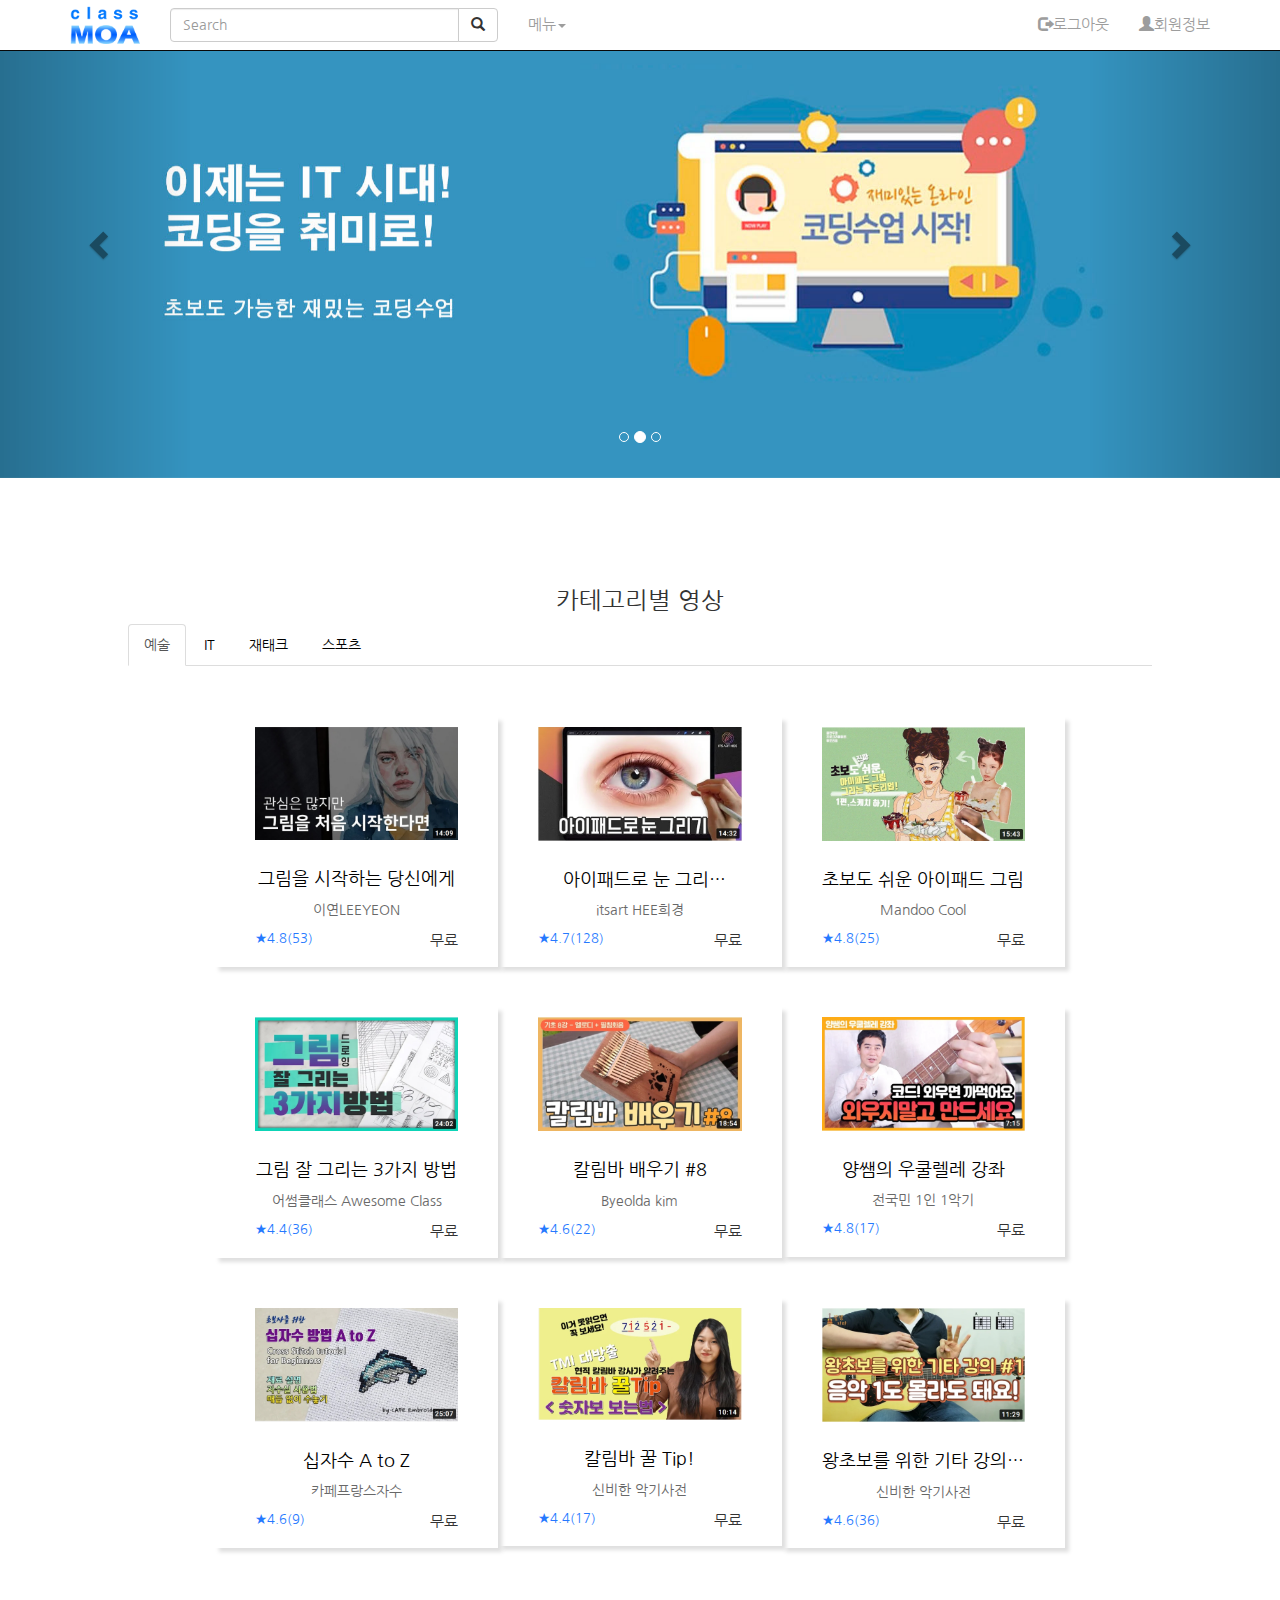
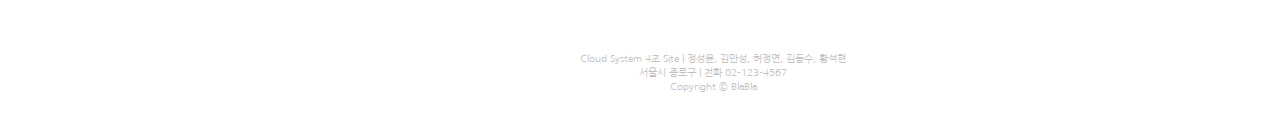
<file: index_auth.html>
<!DOCTYPE html>
<html>
<head>
    <title>Main_Auth_Page</title>
    <meta charset="utf-8">
    <meta name="viewport" content="width=device-width, initial-scale=1">
    <!-- Google WEB Font URL : https://fonts.google.com/?subset=korean&selection.family=Nanum+Gothic -->
    <!-- Nanum 고딕체중 마음에 드는거 선택 후 해당 링크를 HTML 코드에 삽입 -->
    <link href="https://fonts.googleapis.com/css2?family=Nanum+Gothic:wght@700&display=swap" rel="stylesheet">
    <link rel="stylesheet" href="https://maxcdn.bootstrapcdn.com/bootstrap/3.4.1/css/bootstrap.min.css">
    <link rel="stylesheet" href="./in-style.css">
    <script src="https://ajax.googleapis.com/ajax/libs/jquery/3.4.1/jquery.min.js"></script>
    <script src="https://maxcdn.bootstrapcdn.com/bootstrap/3.4.1/js/bootstrap.min.js"></script>
    
    <style>
    .navbar {
        font-size: 15px;
        margin-bottom: 0;
        border-radius: 0;
        background-color: white;
    }
    .navbar-brand {
     padding-top:6px;
    }
    .carousel-inner > .item > img {
        width:2000px;
        height:960px;
    }
    .modal-content {
        font-size: 15px; 
        margin: 0;
        padding: 0;
    }
    .col-sm-4 {
        text-align: center;
        padding: 10px 40px;
        box-shadow:4px 4px 4px  #dfdfdf;
    }
    </style>
</head>

<body style="font-family: 'Nanum Gothic', sans-serif;">
    <!-- Navigation Bar Container -->
    <div class="container">
        <div class="row">
            <div class="col-sm-12">   
                <nav class="navbar navbar-inverse navbar-fixed-top">
                    <div class="container">
                        <a class="navbar-brand" href="../index_auth.html"><img src="./images/logo1.png" width="70"></a>
                        <div class="navbar-header">
                            <button type="button" class="navbar-toggle" data-toggle="collapse" data-target="#MyNav">
                            <span class="icon-bar"></span>
                            <span class="icon-bar"></span>
                            <span class="icon-bar"></span>                        
                            </button>
                        </div>
                        <div class="collapse navbar-collapse" id="MyNav">
                            <ul class="nav navbar-nav">
                                <form class="navbar-form navbar-left" action="#">
                                    <div class="input-group">
                                        <input type="text" class="form-control" placeholder="Search">
                                        <div class="input-group-btn">
                                            <button class="btn btn-default" type="submit">
                                            <i class="glyphicon glyphicon-search"></i>
                                            </button>
                                        </div>
                                    </div>
                                </form>

                                <li class="dropdown">
                                    <a  id="menu" class="dropdown-toggle" data-toggle="dropdown" href="#">메뉴<span class="caret"></span></a>
                                    <ul class="dropdown-menu">
                                        <li><a href="./php/board.php">게시판</a></li>
                                        <li><a href="./sub.html">과목영상</a></li>
                                    </ul>
                                </li>
                            </ul>

                            <ul class="nav navbar-nav navbar-right">
                                <li><a id="login_button" href="./php/logout.php"><span class="glyphicon glyphicon-log-out"></span>로그아웃</a></li>
                                <li><a id="signup_button" href="./php/information.php"><span class="glyphicon glyphicon-user"></span>회원정보</a></li>
                            </ul>
                        </div>
                    </div>
                </nav>
            </div>
        </div>
    </div>

    <!-- Carousel Container --> 
    <!--<div class="container-fluid">-->
    <div id="myCarousel" class="carousel slide" data-ride="carousel">
        <ol class="carousel-indicators">
            <li data-target="#myCarousel" data-slide-to="0"></li>
            <li data-target="#myCarousel" data-slide-to="1" class="active"></li>
            <li data-target="#myCarousel" data-slide-to="2"></li>
        </ol>

        <div class="carousel-inner">
            <div class="item">
                <img src="./images/carousel-1.jpg" alt="Finance">
                <div class="carousel-caption">
                </div>
            </div>

            <div class="item active">
                <img src="./images/carousel-2.jpg" alt="IT">
                <div class="carousel-caption">
                </div>
            </div>

            <div class="item">
                <img src="./images/carousel-3.jpg" alt="Hobby">
                <div class="carousel-caption">
                </div>
            </div>
        </div>
        
        <a class="left carousel-control" href="#myCarousel" data-slide="prev">
            <span class="glyphicon glyphicon-chevron-left"></span>
            <span class="sr-only">이전</span>
        </a>

        <a class="right carousel-control" href="#myCarousel" data-slide="next">
            <span class="glyphicon glyphicon-chevron-right"></span>
            <span class="sr-only">다음</span> 
        </a>
    </div>

    <!-- Main Content (Collapse) -->
    <div id="category" class="container-1 text-center">
    <h3>카테고리별 영상</h3>
    <div id="myCategory" class="carousel slide" data-ride="carousel">
        <ul class="nav nav-tabs">
            <li class="active"><a data-toggle="tab" href="#ART">예술</a></li>
            <li><a data-toggle="tab" href="#IT">IT</a></li>
            <li><a data-toggle="tab" href="#FINANCE">재태크</a></li>
            <li><a data-toggle="tab" href="#SPORTS">스포츠</a></li>
        </ul>

        <div class="tab-content">
        <!-- [PART1] ART -->
        <div id="ART" class="container-2 tab-pane fade in active">
            <div class="row">
                <div class="col-sm-4">
                    <a href="https://www.youtube.com/watch?v=O5t58YcTy_Y" target="blank" >
                        <img src="./images/art_1.jpg" alt="art1" width="250" height="150" >
                    </a>
                    <br>
                    <div id="STORE1" class="collapse collapse in">
                        <h4 class="text-center">
                            <a href="https://www.youtube.com/watch?v=O5t58YcTy_Y" target="blank" > 
                                <div class="target">그림을 시작하는 당신에게 </div></a>
                        </h4>
                        <p style="color:#686868; ">이연LEEYEON</p>
                        <div class="price">
                            <span style="font-size:13px; color:#2579ff; float: left; ">★4.8(53)</span> 
                            <span style="font-size:15px; float:right;">무료</span>
                        </div>  
                    </div>
                </div>
                
                <div class="col-sm-4">
                    <a href="https://www.youtube.com/watch?v=MI-j4LBDwTU" target="blank" >
                        <img src="./images/art_2.jpg" alt="art2" width="250" height="150" >
                    </a>
                    <br>
                    <div id="STORE2" class="collapse collapse in">
                        <h4 class="text-center">
                            <a href="https://www.youtube.com/watch?v=MI-j4LBDwTU" target="blank" >
                                <div class="target">&nbsp&nbsp&nbsp&nbsp&nbsp아이패드로 눈 그리기&nbsp&nbsp&nbsp&nbsp&nbsp</div></a>
                        </h4>
                        <p style="color:#686868;">itsart HEE희경</p>
                        <div class="price">
                            <span style="font-size:13px; color:#2579ff; float: left; ">★4.7(128)</span>
                            <span style="font-size:15px; float:right;">무료</span>
                        </div>  
                    </div>
                </div>
        
                <div class="col-sm-4">
                    <a href="https://www.youtube.com/watch?v=9a_9l3XWX6s" target="blank" >
                        <img src="./images/art_3.jpg" alt="STORE_3" width="250" height="150">
                    </a>
                    <br>
                    <div id="STORE3" class="collapse collapse in">
                        <h4 class="text-center">
                            <a href="https://www.youtube.com/watch?v=9a_9l3XWX6s"target="blank" >
                                <div class="target">초보도 쉬운 아이패드 그림</div></a>
                        </h4>
                        <p style="color:#686868;">Mandoo Cool</p>
                        <div class="price">
                            <span style="font-size:13px; color:#2579ff; float: left; ">★4.8(25)</span>
                            <span style="font-size:15px; float:right;">무료</span>
                        </div>  
                    </div>
                </div>
            </div>
            <br><br>
        
            <div class="row">
                <div class="col-sm-4">
                    <a href="https://www.youtube.com/watch?v=xFbzg-zZBmc"  target="blank">
                        <img src="./images/art_4.jpg" alt="STORE_4" width="250" height="150" >
                    </a>
                    <br>
                    <div id="STORE4" class="collapse collapse in">
                        <h4 class="text-center">
                            <a href="https://www.youtube.com/watch?v=xFbzg-zZBmc"  target="blank">
                                <div class="target">그림 잘 그리는 3가지 방법</div></a>
                        </h4>
                        <p style="color:#686868;">어썸클래스 Awesome Class</p>
                        <div class="price">
                            <span style="font-size:13px; color:#2579ff; float: left; ">★4.4(36)</span> 
                            <span style="font-size:15px; float:right;">무료</span>
                        </div>
                    </div>
                </div>
        
                <div class="col-sm-4">
                    <a href="https://www.youtube.com/watch?v=cUdzffqmyGU" target="blank" >
                        <img src="./images/art_5.jpg" alt="STORE_5" width="250" height="150">
                    </a>
                    <br>
                    <div id="STORE5" class="collapse collapse in">
                        <h4 class="text-center">
                            <a href="https://www.youtube.com/watch?v=cUdzffqmyGU" target="blank" >
                                <div class="target">칼림바 배우기 #8</div></a>
                        </h4>
                        <p style="color:#686868;">Byeolda kim</p>
                        <div class="price">
                            <span style="font-size:13px; color:#2579ff; float: left; ">★4.6(22)</span> 
                            <span style="font-size:15px; float:right;">무료</span>
                        </div>
                    </div>
                </div>
        
                <div class="col-sm-4">
                    <a href="https://www.youtube.com/watch?v=3oC7l7aa_qo" target="blank" >
                        <img src="./images/art_6.jpg" alt="STORE_6" width="250" height="150">
                    </a>
                    <br>
                    <div id="STORE6" class="collapse collapse in">
                        <h4 class="text-center">
                            <a href="https://www.youtube.com/watch?v=3oC7l7aa_qo" target="blank" >
                                <div class="target">양쌤의 우쿨렐레 강좌</div></a>
                        </h4>
                        <p style="color:#686868;">전국민 1인 1악기</p>
                        <div class="price">
                            <span style="font-size:13px; color:#2579ff; float: left; ">★4.8(17)</span> 
                            <span style="font-size:15px; float:right;">무료</span>
                        </div>
                    </div>
                </div>
            </div>
            <br><br>
        
            <div class="row">
                <div class="col-sm-4">
                    <a href="https://www.youtube.com/watch?v=lZxt8JSr8jQ" target="blank" >
                        <img src="./images/art_7.jpg" alt="STORE_7" width="250" height="150">
                    </a>
                    <br>
                    <div id="STORE7" class="collapse collapse in">
                        <h4 class="text-center">
                            <a href="https://www.youtube.com/watch?v=lZxt8JSr8jQ" target="blank" >
                                <div class="target">십자수 A to Z</div></a>
                        </h4>
                        <p style="color:#686868;">카페프랑스자수</p>
                        <div class="price">
                            <span style="font-size:13px; color:#2579ff; float: left; ">★4.6(9)</span>
                            <span style="font-size:15px; float:right;">무료</span>
                        </div>
                    </div>
                </div>
        
                <div class="col-sm-4">
                    <a href="https://www.youtube.com/watch?v=bT81IClb6PY"  target="blank" >
                        <img src="./images/art_8.jpg" alt="STORE_8" width="250" height="150">
                    </a>
                    <br>
                    <div id="STORE8" class="collapse collapse in">
                        <h4 class="text-center">
                            <a href="https://www.youtube.com/watch?v=bT81IClb6PY"  target="blank" >
                                <div class="target">칼림바 꿀 Tip!</div></a>
                        </h4>
                        <p style="color:#686868;">신비한 악기사전</p>
                        <div class="price">
                            <span style="font-size:13px; color:#2579ff; float: left; ">★4.4(17)</span> 
                            <span style="font-size:15px; float:right;">무료</span>
                        </div>
                    </div>
                </div>
        
                <div class="col-sm-4">
                    <a href="https://www.youtube.com/watch?v=cUdzffqmyGU" target="blank">
                        <img src="./images/art_9.jpg" alt="STORE_9" width="250" height="150">
                    </a>
                    <br>
                    <div id="STORE9" class="collapse collapse in">
                        <h4 class="text-center">
                            <a href="https://www.youtube.com/watch?v=cUdzffqmyGU" target="blank">
                                <div class="target">왕초보를 위한 기타 강의 #1</div></a>
                        </h4>
                        <p style="color:#686868;">신비한 악기사전</p>
                        <div class="price">
                            <span style="font-size:13px; color:#2579ff; float: left; ">★4.6(36)</span> 
                            <span style="font-size:15px; float:right;">무료</span>
                        </div>
                    </div>
                </div>        
            </div>
        </div>
        
        <!-- [PART2] IT -->
        <div id="IT" class="container-2 tab-pane fade" >
            <div class="row" >
                <div class="col-sm-4">
                    <a href="https://www.youtube.com/watch?v=kWiCuklohdY" target="blank">
                        <img src="./images/i1.PNG" alt="i1" width="250" height="150" >
                    </a>
                    <br>
                    <div id="it1" class="collapse collapse in">
                        <h4 class="text-center">
                            <a href="https://www.youtube.com/watch?v=O5t58YcTy_Y" target="blank" >
                                <div class="target">파이썬(기본)</div></a>
                        </h4>
                        <p style="color:#686868; ">Python</p>
                        <div class="price">
                            <span style="font-size:13px; color:#2579ff; float: left; ">★3.5(21)</span> 
                            <span style="font-size:15px; float:right;">무료</span>
                        </div>  
                    </div>
                </div>
    
                <div class="col-sm-4">
                    <a href="https://www.youtube.com/watch?v=dh4hdtZ00EU" target="blank" >
                        <img src="./images/i2.PNG" alt="i2" width="250" height="150" >
                    </a>
                    <br>
                    <div id="it2" class="collapse collapse in">
                        <h4 class="text-center">
                            <a href="https://www.youtube.com/watch?v=dh4hdtZ00EU" target="blank" >
                                <div class="target">C언어기초(1강)</div></a>
                        </h4>
                        <p style="color:#686868;">C언어</p>
                        <div class="price">
                            <span style="font-size:13px; color:#2579ff; float: left; ">★2.5(8)</span>
                            <span style="font-size:15px; float:right;">무료</span>
                        </div>  
                    </div>
                </div>
    
                <div class="col-sm-4">
                    <a href="https://www.youtube.com/watch?v=wjLwmWyItWI"target="blank" >
                        <img src="./images/i3.PNG" alt="i3" width="250" height="150">
                    </a>
                    <br>
                    <div id="it3" class="collapse collapse in">
                        <h4 class="text-center">
                            <a href="https://www.youtube.com/watch?v=wjLwmWyItWI"target="blank" >
                                <div class="target">자바기초(1강)</div></a>
                        </h4>
                        <p style="color:#686868;">JAVA</p>
                        <div class="price">
                            <span style="font-size:13px; color:#2579ff; float: left; ">★4.5(21)</span>
                            <span style="font-size:15px; float:right;">무료</span>
                        </div>  
                    </div>
                </div>
            </div>
            <br><br>
    
            <div class="row">
                <div class="col-sm-4">
                    <a href="https://www.youtube.com/watch?v=JoAdRwJi-GI" target="blank" >
                        <img src="./images/i4.PNG" alt="i4" width="250" height="150" >
                    </a>
                    <br>
                    <div id="it4" class="collapse collapse in">
                        <h4 class="text-center">
                            <a href="https://www.youtube.com/watch?v=JoAdRwJi-GI" target="blank" >
                                <div class="target">C++(특강)</div></a>
                        </h4>
                        <p style="color:#686868;">C++</p>
                        <div class="price">
                            <span style="font-size:13px; color:#2579ff; float: left; ">★2.5(13)</span> 
                            <span style="font-size:15px; float:right;">무료</span>
                        </div>  
                    </div>
                </div>
    
                <div class="col-sm-4">
                    <a href="https://www.youtube.com/watch?v=q6fPjQAzll8" target="blank" >
                        <img src="./images/i5.PNG" alt="i5" width="250" height="150" >
                    </a>
                    <br>
                    <div id="it5" class="collapse collapse in">
                        <h4 class="text-center">
                            <a href="https://www.youtube.com/watch?v=q6fPjQAzll8" target="blank" >
                                <div class="target">C언어기초(입문)</div></a>
                        </h4>
                        <p style="color:#686868;">C언어</p>
                        <div class="price">
                            <span style="font-size:13px; color:#2579ff; float: left; ">★2.0(9)</span>
                            <span style="font-size:15px; float:right;">무료</span>
                        </div>  
                    </div>
                </div>
    
                <div class="col-sm-4">
                    <a href="https://www.youtube.com/watch?v=8vjgx7joCqg"target="blank" >
                        <img src="./images/i6.PNG" alt="i6" width="250" height="150">
                    </a>
                    <br>
                    <div id="it6" class="collapse collapse in">
                        <h4 class="text-center">
                            <a href="https://www.youtube.com/watch?v=8vjgx7joCqg"target="blank" >
                                <div class="target">파이썬(Live)</div></a>
                        </h4>
                        <p style="color:#686868;">Python</p>
                        <div class="price">
                            <span style="font-size:13px; color:#2579ff; float: left; ">★3.5(17)</span>
                            <span style="font-size:15px; float:right;">무료</span>
                        </div>  
                    </div>
                </div>
            </div>
            <br><br>
            
            <div class="row">
                <div class="col-sm-4">
                    <a href="https://www.youtube.com/watch?v=3R6vFdb7YI4" target="blank" >
                        <img src="./images/i7.PNG" alt="i7" width="250" height="150" >
                    </a>
                    <br>
                    <div id="it7" class="collapse collapse in">
                        <h4 class="text-center">
                            <a href="https://www.youtube.com/watch?v=3R6vFdb7YI4" target="blank" >
                                <div class="target">파이썬(2강)</div></a>
                        </h4>
                        <p style="color:#686868; ">Python</p>
                        <div class="price">
                            <span style="font-size:13px; color:#2579ff; float: left; ">★3.5(20)</span> 
                            <span style="font-size:15px; float:right;">무료</span>
                        </div>  
                    </div>
                </div>
    
                <div class="col-sm-4">
                    <a href="https://www.youtube.com/watch?v=M6kQTpIqpLs" target="blank" >
                        <img src="./images/i8.PNG" alt="i8" width="250" height="150" >
                    </a>
                    <br>
                    <div id="it8" class="collapse collapse in">
                        <h4 class="text-center">
                            <a href="https://www.youtube.com/watch?v=M6kQTpIqpLs" target="blank" >
                                <div class="target">파이썬(속성)</div></a>
                        </h4>
                        <p style="color:#686868;">Python</p>
                        <div class="price">
                            <span style="font-size:13px; color:#2579ff; float: left; ">★3.0(24)</span>
                            <span style="font-size:15px; float:right;">무료</span>
                        </div>  
                    </div>
                </div>
    
                <div class="col-sm-4">
                    <a href="https://www.youtube.com/watch?v=iGdQHi_wL1Y"target="blank" >
                        <img src="./images/i9.PNG" alt="i9" width="250" height="150">
                    </a>
                    <br>
                    <div id="it9" class="collapse collapse in">
                        <h4 class="text-center">
                            <a href="https://www.youtube.com/watch?v=iGdQHi_wL1Y"target="blank" >
                                <div class="target">ROS(기본)</div></a>
                        </h4>
                        <p style="color:#686868;">ROS</p>
                        <div class="price">
                            <span style="font-size:13px; color:#2579ff; float: left; ">★2.5(3)</span>
                            <span style="font-size:15px; float:right;">무료</span>
                        </div>  
                    </div>
                </div>
            </div>
        </div>
        
        <!-- [PART3] FINANCE -->
        <div id="FINANCE" class="container-2 tab-pane fade" >
            <div class="row" >
                <div class="col-sm-4">
                    <a href="https://www.youtube.com/watch?v=iYU8C3TEzgw" target="blank">
                        <img src="./images/t1.PNG" alt="t1" width="250" height="150" >
                    </a>
                    <br>
                    <div id="tc1" class="collapse collapse in">
                        <h4 class="text-center">
                            <a href="https://www.youtube.com/watch?v=iYU8C3TEzgw" target="blank" >
                                <div class="target">재택부업</div></a>
                        </h4>
                        <p style="color:#686868; ">절약왕</p>
                        <div class="price">
                            <span style="font-size:13px; color:#2579ff; float: left; ">★3.5(11)</span> 
                            <span style="font-size:15px; float:right;">무료</span>
                        </div>  
                    </div>
                </div>
    
                <div class="col-sm-4">
                    <a href="https://www.youtube.com/watch?v=sGG2MVlUO_E" target="blank" >
                        <img src="./images/t2.PNG" alt="t2" width="250" height="150" >
                    </a>
                    <br>
                    <div id="tc2" class="collapse collapse in">
                        <h4 class="text-center">
                            <a href="https://www.youtube.com/watch?v=sGG2MVlUO_E" target="blank" >
                                <div class="target">주식투자</div></a>
                        </h4>
                        <p style="color:#686868;">절약왕</p>
                        <div class="price">
                            <span style="font-size:13px; color:#2579ff; float: left; ">★3.5(12)</span>
                            <span style="font-size:15px; float:right;">무료</span>
                        </div>  
                    </div>
                </div>
    
                <div class="col-sm-4">
                    <a href="https://www.youtube.com/watch?v=kD83kESHago"target="blank" >
                        <img src="./images/t3.PNG" alt="t3" width="250" height="150">
                    </a>
                    <br>
                    <div id="tc3" class="collapse collapse in">
                        <h4 class="text-center">
                            <a href="https://www.youtube.com/watch?v=kD83kESHago"target="blank" >
                                <div class="target">재택부업</div></a>
                        </h4>
                        <p style="color:#686868;">절약왕</p>
                        <div class="price">
                            <span style="font-size:13px; color:#2579ff; float: left; ">★2.5(11)</span>
                            <span style="font-size:15px; float:right;">무료</span>
                        </div>  
                    </div>
                </div>
            </div>
            <br><br>
    
            <div class="row">
                <div class="col-sm-4">
                    <a href="https://www.youtube.com/watch?v=hvf-x0h6hWg" target="blank" >
                        <img src="./images/t4.PNG" alt="t4" width="250" height="150" >
                    </a>
                    <br>
                    <div id="tc4" class="collapse collapse in">
                        <h4 class="text-center">
                            <a href="https://www.youtube.com/watch?v=hvf-x0h6hWg" target="blank" >
                                <div class="target">월급관리</div></a>
                        </h4>
                        <p style="color:#686868;">절약왕</p>
                        <div class="price">
                            <span style="font-size:13px; color:#2579ff; float: left; ">★3.0(23)</span> 
                            <span style="font-size:15px; float:right;">무료</span>
                        </div>  
                    </div>
                </div>
    
                <div class="col-sm-4">
                    <a href="https://www.youtube.com/watch?v=zD6oMCCsQGk" target="blank" >
                        <img src="./images/t5.PNG" alt="t5" width="250" height="150" >
                    </a>
                    <br>
                    <div id="tc5" class="collapse collapse in">
                        <h4 class="text-center">
                            <a href="https://www.youtube.com/watch?v=zD6oMCCsQGk" target="blank" >
                                <div class="target">직장인투잡</div></a>
                        </h4>
                        <p style="color:#686868;">절약왕</p>
                        <div class="price">
                            <span style="font-size:13px; color:#2579ff; float: left; ">★2.5(12)</span>
                            <span style="font-size:15px; float:right;">무료</span>
                        </div>  
                    </div>
                </div>
    
                <div class="col-sm-4">
                    <a href="https://www.youtube.com/watch?v=qb4zBKHwdQ0"target="blank" >
                        <img src="./images/t6.PNG" alt="t6" width="250" height="150">
                    </a>
                    <br>
                    <div id="tc6" class="collapse collapse in">
                        <h4 class="text-center">
                            <a href="https://www.youtube.com/watch?v=qb4zBKHwdQ0"target="blank" >
                                <div class="target">직장인투잡</div></a>
                        </h4>
                        <p style="color:#686868;">절약왕</p>
                        <div class="price">
                            <span style="font-size:13px; color:#2579ff; float: left; ">★2.0(18)</span>
                            <span style="font-size:15px; float:right;">무료</span>
                        </div>  
                    </div>
                </div>
            </div>
            <br><br>
            
            <div class="row">
                <div class="col-sm-4">
                    <a href="https://www.youtube.com/watch?v=ty-mJoNf5Fg" target="blank" >
                        <img src="./images/t7.PNG" alt="t7" width="250" height="150" >
                    </a>
                    <br>
                    <div id="tc7" class="collapse collapse in">
                        <h4 class="text-center">
                            <a href="https://www.youtube.com/watch?v=ty-mJoNf5Fg" target="blank" >
                                <div class="target">펀드</div></a>
                        </h4>
                        <p style="color:#686868; ">일사에프</p>
                        <div class="price">
                            <span style="font-size:13px; color:#2579ff; float: left; ">★3.0(10)</span> 
                            <span style="font-size:15px; float:right;">무료</span>
                        </div>  
                    </div>
                </div>
    
                <div class="col-sm-4">
                    <a href="https://www.youtube.com/watch?v=WNrBbK84kfk" target="blank" >
                        <img src="./images/t8.PNG" alt="t8" width="250" height="150" >
                    </a>
                    <br>
                    <div id="tc8" class="collapse collapse in">
                        <h4 class="text-center">
                            <a href="https://www.youtube.com/watch?v=WNrBbK84kfk" target="blank" >
                                <div class="target">목돈굴리기</div></a>
                        </h4>
                        <p style="color:#686868;">목돈</p>
                        <div class="price">
                            <span style="font-size:13px; color:#2579ff; float: left; ">★3.0(21)</span>
                            <span style="font-size:15px; float:right;">무료</span>
                        </div>  
                    </div>
                </div>
    
                <div class="col-sm-4">
                    <a href="https://www.youtube.com/watch?v=3993Ogx2gTM"target="blank" >
                        <img src="./images/t9.PNG" alt="t9" width="250" height="150">
                    </a>
                    <br>
                    <div id="tc9" class="collapse collapse in">
                        <h4 class="text-center">
                            <a href="https://www.youtube.com/watch?v=3993Ogx2gTM"target="blank" >
                                <div class="target">재태크</div></a>
                        </h4>
                        <p style="color:#686868;">생활의앵커tv</p>
                        <div class="price">
                            <span style="font-size:13px; color:#2579ff; float: left; ">★2.5(5)</span>
                            <span style="font-size:15px; float:right;">무료</span>
                        </div>  
                    </div>
                </div>
            </div>
        </div>
        
        <!-- [PART4] SPORTS -->
        <div id="SPORTS" class="container-2 tab-pane fade" >
            <div class="row">
                <div class="col-sm-4">
                    <a href="https://www.youtube.com/watch?v=OCSbzArwB10" target="blank">
                        <img src="./images/chess.PNG" alt="spo1" width="250" height="150">
                    </a>
                    <br>
                    <div id="STORE1" class="collapse collapse in">
                        <h4 class="text-center">
                            <a href="https://www.youtube.com/watch?v=OCSbzArwB10" target="blank">
                                <div class="target">체스의 기본</div></a>
                        </h4>
                        <p style="color:#686868;">GothamChess</p>
                        <div class="price">
                            <span style="font-size:13px; color:#2579ff; float: left;">★4.9(153)</span> 
                            <span style="font-size:15px; float:right;">무료</span>
                        </div>  
                    </div>
                </div>
                
                <div class="col-sm-4">
                    <a href="https://www.youtube.com/watch?v=_yfFGDuJ2g0" target="blank">
                        <img src="./images/ski.PNG" alt="spo2" width="250" height="150">
                    </a>
                    <br>
                    <div id="STORE2" class="collapse collapse in">
                        <h4 class="text-center">
                            <a href="https://www.youtube.com/watch?v=_yfFGDuJ2g0" target="blank">
                                <div class="target">초보자를 위한 스키 기술</div></a>
                        </h4>
                        <p style="color:#686868;">Stomp It Tutorials</p>
                        <div class="price">
                            <span style="font-size:13px; color:#2579ff; float: left;">★4.9(57)</span>
                            <span style="font-size:15px; float:right;">무료</span>
                        </div>  
                    </div>
                </div>
        
                <div class="col-sm-4">
                    <a href="https://www.youtube.com/watch?v=BKouLnxY-lA" target="blank">
                        <img src="./images/snowboard.PNG" alt="spo3" width="250" height="150">
                    </a>
                    <br>
                    <div id="STORE3" class="collapse collapse in">
                        <h4 class="text-center">
                            <a href="https://www.youtube.com/watch?v=BKouLnxY-lA" target="blank">
                                <div class="target">스노우보드 타는 법 1</div></a>
                        </h4>
                        <p style="color:#686868;">stevantures</p>
                        <div class="price">
                            <span style="font-size:13px; color:#2579ff; float: left;">★4.7(210)</span>
                            <span style="font-size:15px; float:right;">무료</span>
                        </div>
                    </div>
                </div>
            </div> 
            <br><br>
        
            <div class="row">
                <div class="col-sm-4">
                    <a href="https://www.youtube.com/watch?v=MFvkDE_uYq8" target="blank">
                        <img src="./images/skateboard.PNG" alt="spo4" width="250" height="150">
                    </a>
                    <br>
                    <div id="STORE4" class="collapse collapse in">
                        <h4 class="text-center">
                            <a href="https://www.youtube.com/watch?v=MFvkDE_uYq8" target="blank">
                                <div class="target">스케이트보드 초보자를 위한 쉬운 트릭</div></a>
                        </h4>
                        <p style="color:#686868;">Braille skateboarding</p>
                        <div class="price">
                            <span style="font-size:13px; color:#2579ff; float: left;">★4.5(117)</span>
                            <span style="font-size:15px; float:right;">무료</span>
                        </div>
                    </div>
                </div>
        
                <div class="col-sm-4">
                    <a href="https://www.youtube.com/watch?v=OHpG_rNj8eQ" target="blank">
                        <img src="./images/surf.PNG" alt="spo5" width="250" height="150">
                    </a>
                    <br>
                    <div id="STORE5" class="collapse collapse in">
                        <h4 class="text-center">
                            <a href="https://www.youtube.com/watch?v=OHpG_rNj8eQ" target="blank">
                                <div class="target">서핑 초보에서 중급까지</div></a>
                        </h4>
                        <p style="color:#686868;">Kale Brock</p>
                        <div class="price">
                            <span style="font-size:13px; color:#2579ff; float: left;">★4.9(89)</span>
                            <span style="font-size:15px; float:right;">무료</span>
                        </div>
                    </div>
                </div>
        
                <div class="col-sm-4">
                    <a href="https://www.youtube.com/watch?v=YqgcykDGB2A" target="blank">
                        <img src="./images/tennis.PNG" alt="spo6" width="250" height="150">
                    </a>
                    <br>
                    <div id="STORE6" class="collapse collapse in">
                        <h4 class="text-center">
                            <a href="https://www.youtube.com/watch?v=YqgcykDGB2A" target="blank">
                                <div class="target">테니스 초보자 레슨</div></a>
                        </h4>
                        <p style="color:#686868;">Intuitive Tennis</p>
                        <div class="price">
                            <span style="font-size:13px; color:#2579ff; float: left;">★4.9(63)</span>
                            <span style="font-size:15px; float:right;">무료</span>
                        </div>
                    </div>
                </div>
            </div>
            <br><br>
        
            <div class="row">
                <div class="col-sm-4">
                    <a href="https://www.youtube.com/watch?v=m-P8ge77FY4" target="blank">
                        <img src="./images/run.PNG" alt="spo7" width="250" height="150">
                    </a>
                    <br>
                    <div id="STORE7" class="collapse collapse in">
                        <h4 class="text-center">
                            <a href="https://www.youtube.com/watch?v=m-P8ge77FY4" target="blank">
                                <div class="target">초보자를 위한 제대로된 러닝 방법</div></a>
                        </h4>
                        <p style="color:#686868;">The Run Experience</p>
                        <div class="price">
                            <span style="font-size:13px; color:#2579ff; float: left;">★4.9(98)</span>
                            <span style="font-size:15px; float:right;">무료</span>
                        </div>
                    </div>
                </div>
        
                <div class="col-sm-4">
                    <a href="https://www.youtube.com/watch?v=xe0uCCkSRp4" target="blank">
                        <img src="./images/weight.PNG" alt="spo8" width="250" height="150">
                    </a>
                    <br>
                    <div id="STORE8" class="collapse collapse in">
                        <h4 class="text-center">
                            <a href="https://www.youtube.com/watch?v=xe0uCCkSRp4" target="blank">
                                <div class="target">홈트레이닝, 덤벨을 이용한 전신 운동</div></a>
                        </h4>
                        <p style="color:#686868;">HASfit</p>
                        <div class="price">
                            <span style="font-size:13px; color:#2579ff; float: left;">★4.9(76)</span>
                            <span style="font-size:15px; float:right;">무료</span>
                        </div>
                    </div>
                </div>
        
                <div class="col-sm-4">
                    <a href="https://www.youtube.com/watch?v=RVwhojUvkUk" target="blank">
                        <img src="./images/golf.PNG" alt="spo9" width="250" height="150">
                    </a>
                    <br>
                    <div id="STORE9" class="collapse collapse in">
                        <h4 class="text-center">
                            <a href="https://www.youtube.com/watch?v=RVwhojUvkUk" target="blank">
                                <div class="target">골프 잘 치는법, 보고 따라하세요</div></a>
                        </h4>
                        <p style="color:#686868;">박하림프로</p>
                        <div class="price">
                            <span style="font-size:13px; color:#2579ff; float: left;">★4.7(157)</span>
                            <span style="font-size:15px; float:right;">무료</span>
                        </div>
                    </div>      
                </div>
            </div>   
        </div>
    </div>
    </div>

    <!-- footer Container -->
    <footer class="container text-center">
        <p style="font-size:10px; color:#c2c2c2;"><span>Cloud System 4조 Site | 정성윤, 김만성, 허정연, 김동수, 황석현<br>서울시 종로구 | 전화 02-123-4567<br>Copyright &copy; BlaBla</span></p>
    </footer>   

</body>
</html>
</file>
<file: in-style.css>
.form-control-1{display:block;width:16%;height:34px;padding:6px 12px;font-size:14px;line-height:1.42857143;color:#555;background-color:#fff;background-image:none;border:1px solid #ccc;border-radius:4px;-webkit-box-shadow:inset 0 1px 1px rgba(0,0,0,.075);box-shadow:inset 0 1px 1px rgba(0,0,0,.075);-webkit-transition:border-color ease-in-out .15s,box-shadow ease-in-out .15s;-o-transition:border-color ease-in-out .15s,box-shadow ease-in-out .15s;-webkit-transition:border-color ease-in-out .15s,-webkit-box-shadow ease-in-out .15s;transition:border-color ease-in-out .15s,-webkit-box-shadow ease-in-out .15s;transition:border-color ease-in-out .15s,box-shadow ease-in-out .15s;transition:border-color ease-in-out .15s,box-shadow ease-in-out .15s,-webkit-box-shadow ease-in-out .15s}
.form-control-2{display:block;width:9%;height:34px;padding:6px 12px;font-size:14px;line-height:1.42857143;color:#555;background-color:#fff;background-image:none;border:1px solid #ccc;border-radius:4px;-webkit-box-shadow:inset 0 1px 1px rgba(0,0,0,.075);box-shadow:inset 0 1px 1px rgba(0,0,0,.075);-webkit-transition:border-color ease-in-out .15s,box-shadow ease-in-out .15s;-o-transition:border-color ease-in-out .15s,box-shadow ease-in-out .15s;-webkit-transition:border-color ease-in-out .15s,-webkit-box-shadow ease-in-out .15s;transition:border-color ease-in-out .15s,-webkit-box-shadow ease-in-out .15s;transition:border-color ease-in-out .15s,box-shadow ease-in-out .15s;transition:border-color ease-in-out .15s,box-shadow ease-in-out .15s,-webkit-box-shadow ease-in-out .15s}
.flex-container {display:flex;padding-left:14px;}
.flex-container-child {justify-content:space-between;}
.wrapper{
    display: flex;
    justify-content: center;
    align-items: center;
    min-height: 100vh;
}
.container-1{
    padding-top:7%;
    padding-right:10%;
    padding-left:10%;
    padding-bottom:1%;
    margin-right:auto;
    margin-left:auto
}
.container-2 {
    padding-top:5%;
    padding-right:10%;
    padding-left:10%;
    padding-bottom:10%;
    margin-right:auto;
    margin-left:auto;
}
.container-3{
    padding-top:5%;
    padding-right:15%;
    padding-left:15%;
    padding-bottom:1%;
    margin-right:auto;
    margin-left:auto
}
A:visited {
    text-decoration:none; color:#000000;
}
a:link {color:#000000;}
img {
    display: block; 
    margin: 0px auto;
    max-width: 100%;
    height: auto !important;
}
.price {
    display: inline-block;
    width:250px; 
    max-width: 100%;
    height: auto !important;
}
.target { 
    max-width: 100%;
    overflow:hidden;
    text-overflow:ellipsis;
    white-space:nowrap;
}
.searchBox {
	padding: 2% 10% 2% 28%;
    border-top: 1px solid #ebebea;
    border-bottom: 1px solid #ebebea;
	background-color: #f9f9f8;
    text-align: center;
    font-weight: normal;
    margin-top: 6%;
    margin-right: 1%;
    margin-bottom: 10%;
} 
nav:hover{
    background-color: white;
}
a#menu:hover, #login_button:hover, #signup_button:hover, #logout_button:hover {
    color:black
}
.navbar-toggle{
    background-color: #707070;
}
</file>
